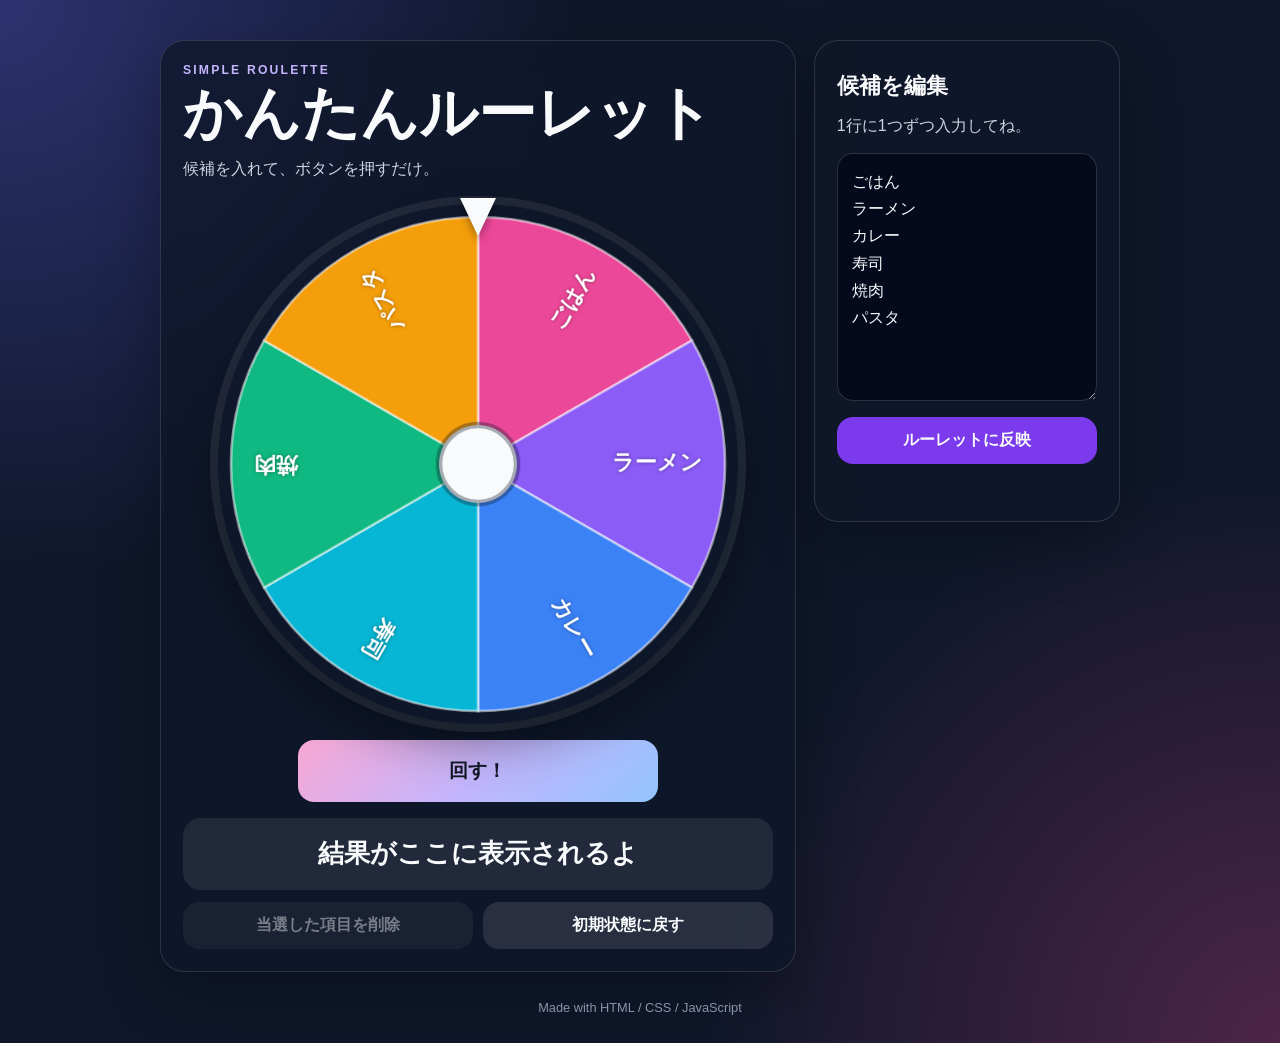
<file: index.html>
<!DOCTYPE html>
<html lang="ja">
<head>
  <meta charset="UTF-8" />
  <meta name="viewport" content="width=device-width, initial-scale=1.0" />
  <meta name="theme-color" content="#111827" />
  <title>かんたんルーレット</title>
  <link rel="stylesheet" href="style.css" />
</head>
<body>
  <main class="app">
    <section class="card">
      <p class="eyebrow">SIMPLE ROULETTE</p>
      <h1>かんたんルーレット</h1>
      <p class="lead">候補を入れて、ボタンを押すだけ。</p>
      <div class="roulette-wrap" aria-label="ルーレット">
        <div class="pointer" aria-hidden="true"></div>
        <canvas id="wheel" width="640" height="640"></canvas>
      </div>
      <button id="spinButton" class="spin-button" type="button">回す！</button>
      <div id="result" class="result" aria-live="polite">結果がここに表示されるよ</div>
      <div class="actions">
        <button id="removeWinnerButton" class="sub-button" type="button" disabled>当選した項目を削除</button>
        <button id="resetButton" class="sub-button" type="button">初期状態に戻す</button>
      </div>
    </section>
    <section class="card editor">
      <h2>候補を編集</h2>
      <p>1行に1つずつ入力してね。</p>
      <textarea id="itemsInput" rows="8" spellcheck="false">ごはん
ラーメン
カレー
寿司
焼肉
パスタ</textarea>
      <button id="updateButton" class="update-button" type="button">ルーレットに反映</button>
      <p id="message" class="message" aria-live="polite"></p>
    </section>
  </main>
  <footer>Made with HTML / CSS / JavaScript</footer>
  <script src="script.js"></script>
</body>
</html>
</file>
<file: style.css>
* {
  box-sizing: border-box;
}

:root {
  font-family: -apple-system, BlinkMacSystemFont, "Segoe UI", sans-serif;
  color: #f9fafb;
  background: #0f172a;
}

body {
  margin: 0;
  min-height: 100vh;
  background:
    radial-gradient(circle at top left, rgba(99, 102, 241, 0.35), transparent 35%),
    radial-gradient(circle at bottom right, rgba(236, 72, 153, 0.28), transparent 35%),
    #0f172a;
}

button,
textarea {
  font: inherit;
}

button {
  -webkit-tap-highlight-color: transparent;
}

.app {
  width: min(100% - 24px, 960px);
  margin: 0 auto;
  padding: 24px 0 16px;
  display: grid;
  gap: 18px;
}

.card {
  padding: 22px;
  border: 1px solid rgba(255, 255, 255, 0.13);
  border-radius: 24px;
  background: rgba(15, 23, 42, 0.76);
  box-shadow: 0 20px 60px rgba(0, 0, 0, 0.28);
  backdrop-filter: blur(16px);
}

.eyebrow {
  margin: 0;
  color: #c4b5fd;
  font-size: 0.76rem;
  font-weight: 800;
  letter-spacing: 0.18em;
}

h1,
h2 {
  margin: 8px 0;
}

h1 {
  font-size: clamp(2rem, 8vw, 3.6rem);
  line-height: 1;
}

h2 {
  font-size: 1.35rem;
}

.lead,
.editor p {
  color: #cbd5e1;
}

.roulette-wrap {
  position: relative;
  width: min(100%, 520px);
  margin: 24px auto 16px;
}

#wheel {
  display: block;
  width: 100%;
  height: auto;
  border-radius: 50%;
  box-shadow:
    0 0 0 8px rgba(255, 255, 255, 0.08),
    0 18px 50px rgba(0, 0, 0, 0.4);
}

.pointer {
  position: absolute;
  z-index: 2;
  top: -6px;
  left: 50%;
  width: 0;
  height: 0;
  transform: translateX(-50%);
  border-left: 18px solid transparent;
  border-right: 18px solid transparent;
  border-top: 38px solid #f8fafc;
  filter: drop-shadow(0 4px 5px rgba(0, 0, 0, 0.35));
}

.spin-button,
.update-button,
.sub-button {
  border: 0;
  border-radius: 16px;
  font-weight: 800;
  cursor: pointer;
  transition: transform 0.15s ease, opacity 0.15s ease;
}

.spin-button:active,
.update-button:active,
.sub-button:active {
  transform: scale(0.97);
}

.spin-button {
  display: block;
  width: min(100%, 360px);
  margin: 12px auto;
  padding: 18px;
  color: #111827;
  background: linear-gradient(135deg, #f9a8d4, #c4b5fd, #93c5fd);
  font-size: 1.2rem;
}

.spin-button:disabled,
.sub-button:disabled {
  cursor: not-allowed;
  opacity: 0.45;
}

.result {
  min-height: 72px;
  margin-top: 16px;
  padding: 18px;
  display: grid;
  place-items: center;
  border-radius: 18px;
  background: rgba(255, 255, 255, 0.08);
  text-align: center;
  font-size: clamp(1.1rem, 5vw, 1.65rem);
  font-weight: 800;
}

.actions {
  margin-top: 12px;
  display: grid;
  grid-template-columns: 1fr 1fr;
  gap: 10px;
}

.sub-button,
.update-button {
  padding: 13px 14px;
  color: #f8fafc;
  background: rgba(255, 255, 255, 0.11);
}

textarea {
  width: 100%;
  padding: 14px;
  resize: vertical;
  border: 1px solid rgba(255, 255, 255, 0.15);
  border-radius: 16px;
  outline: none;
  color: #f8fafc;
  background: rgba(2, 6, 23, 0.65);
  line-height: 1.7;
}

textarea:focus {
  border-color: #a78bfa;
  box-shadow: 0 0 0 4px rgba(167, 139, 250, 0.14);
}

.update-button {
  width: 100%;
  margin-top: 12px;
  background: #7c3aed;
}

.message {
  min-height: 1.5em;
  margin-bottom: 0;
  font-size: 0.9rem;
}

footer {
  padding: 12px 16px 28px;
  color: #94a3b8;
  text-align: center;
  font-size: 0.8rem;
}

@media (min-width: 820px) {
  .app {
    grid-template-columns: minmax(0, 1.35fr) minmax(280px, 0.65fr);
    align-items: start;
    padding-top: 40px;
  }

  .editor {
    position: sticky;
    top: 24px;
  }
}

@media (max-width: 420px) {
  .card {
    padding: 18px;
    border-radius: 20px;
  }

  .actions {
    grid-template-columns: 1fr;
  }
}
</file>
